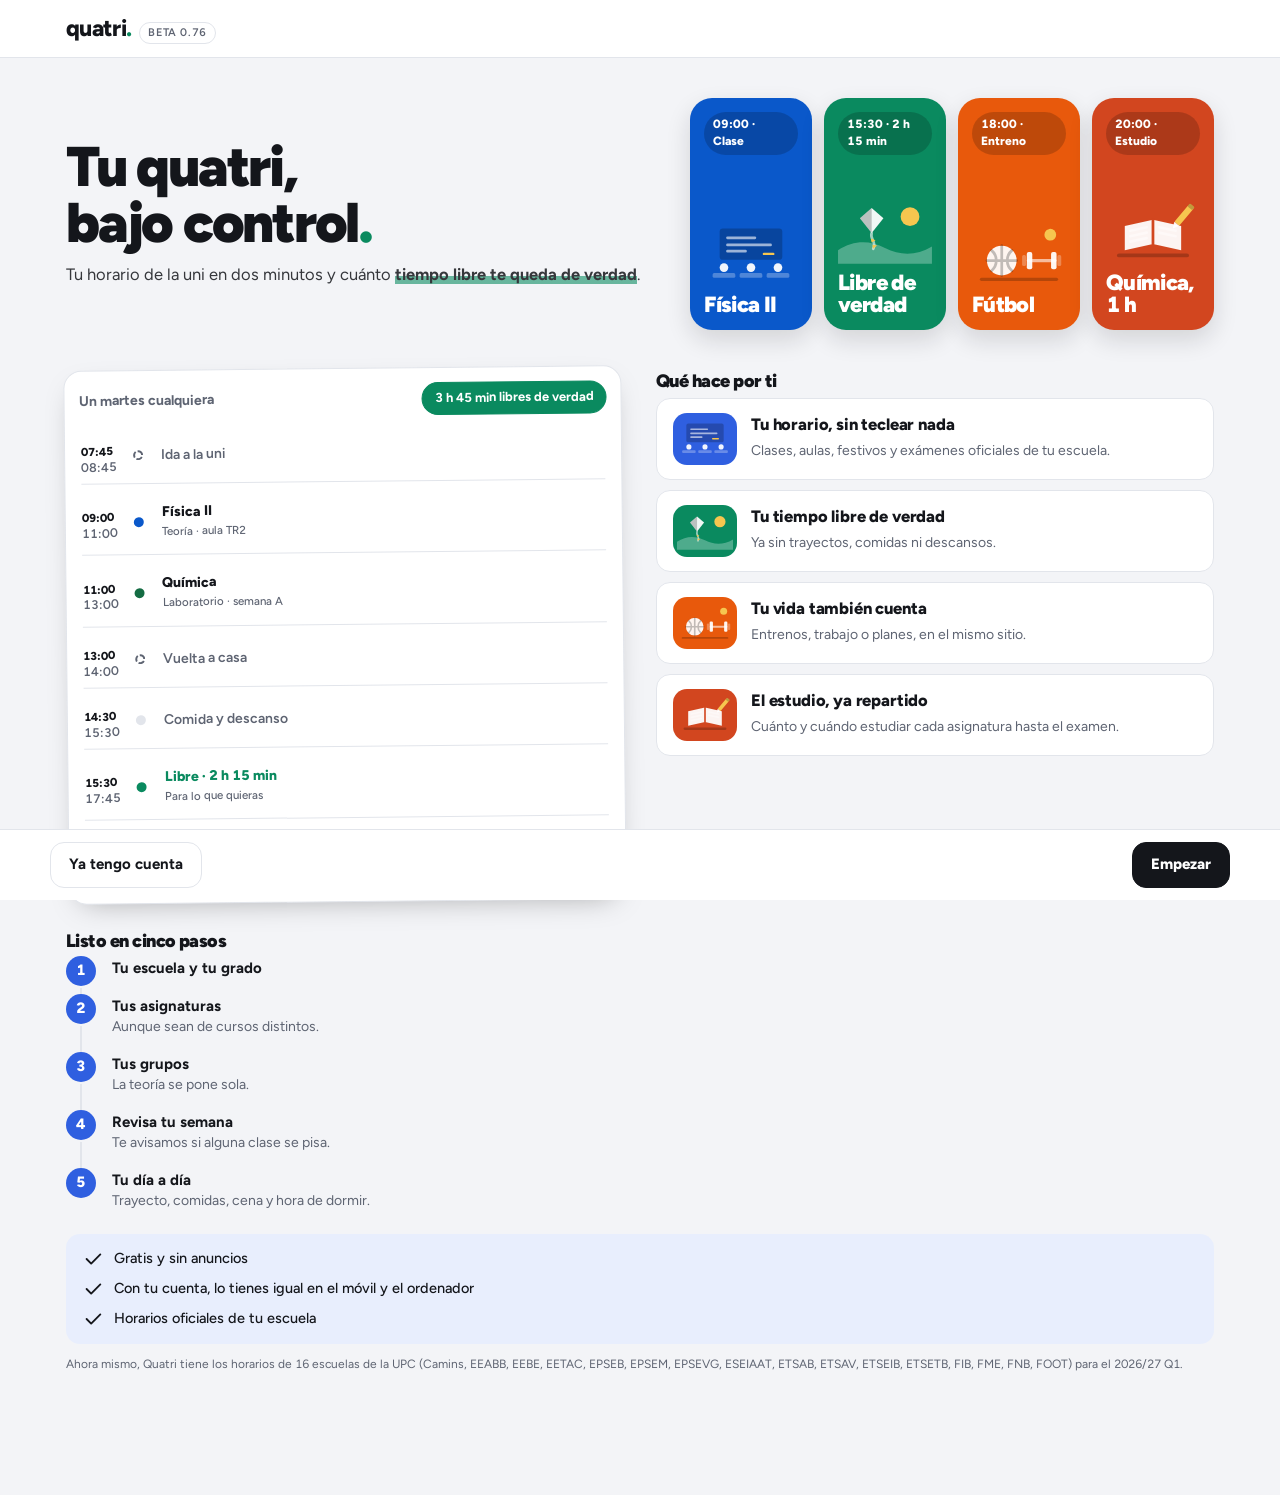
<file: index.html>
<!doctype html>
<html lang="es">
<head>
<meta charset="utf-8">
<meta name="viewport" content="width=device-width,initial-scale=1,viewport-fit=cover">
<title>Quatri</title>
<meta name="description" content="Tu horario de la UPC en dos minutos, tu tiempo libre de verdad y un plan de estudio hasta cada examen. Gratis y sin anuncios.">
<!-- vista previa al compartir el enlace (WhatsApp, Instagram, Telegram...) -->
<meta property="og:type" content="website">
<meta property="og:site_name" content="Quatri">
<meta property="og:locale" content="es_ES">
<meta property="og:title" content="Quatri · tu horario de la UPC y tu tiempo libre de verdad">
<meta property="og:description" content="Monta tu horario en dos minutos, ve cuánto tiempo libre te queda de verdad y organiza el estudio hasta cada examen. Gratis y sin anuncios.">
<meta property="og:url" content="https://gtgianno8.github.io/quatri-app/">
<meta property="og:image" content="https://gtgianno8.github.io/quatri-app/og.png">
<meta property="og:image:width" content="1200">
<meta property="og:image:height" content="630">
<meta property="og:image:alt" content="Quatri: tarjetas de una clase, un rato libre y un entreno">
<meta name="twitter:card" content="summary_large_image">
<meta name="theme-color" content="#F3F4F7" media="(prefers-color-scheme: light)">
<meta name="theme-color" content="#0E1014" media="(prefers-color-scheme: dark)">
<link rel="manifest" href="manifest.webmanifest">
<link rel="icon" href="icon.svg" type="image/svg+xml">
<link rel="apple-touch-icon" href="icon-192.png">
<meta name="apple-mobile-web-app-capable" content="yes">
<meta name="apple-mobile-web-app-status-bar-style" content="default">
<meta name="apple-mobile-web-app-title" content="Quatri">
<link rel="preconnect" href="https://fonts.googleapis.com">
<link rel="preconnect" href="https://fonts.gstatic.com" crossorigin>
<link rel="stylesheet" href="https://fonts.googleapis.com/css2?family=Figtree:wght@400;500;600;700;800;900&display=swap">
<script>
  // aplica el modo elegido (claro/oscuro/automático) antes de pintar, para que no parpadee
  try { const t = (JSON.parse(localStorage.getItem('quatri.v1')) || {}).tema;
    if (t === 'claro') document.documentElement.dataset.theme = 'light';
    else if (t === 'oscuro') document.documentElement.dataset.theme = 'dark'; } catch (e) {}
</script>
<link rel="stylesheet" href="styles.css">
</head>
<body>
<header class="top">
  <div class="top-in">
    <div class="brand"><span>quatri<span class="dot">.</span></span><span class="beta">beta 0.76</span></div>
    <div class="steps" id="steps" aria-label="Progreso"></div>
    <button class="gear" id="gear" aria-label="Ajustes" hidden><svg viewBox="0 0 24 24" width="22" height="22" fill="none" stroke="currentColor" stroke-width="1.8" stroke-linecap="round" stroke-linejoin="round" aria-hidden="true"><path d="M10.325 4.317c.426 -1.756 2.924 -1.756 3.35 0a1.724 1.724 0 0 0 2.573 1.066c1.543 -.94 3.31 .826 2.37 2.37a1.724 1.724 0 0 0 1.065 2.572c1.756 .426 1.756 2.924 0 3.35a1.724 1.724 0 0 0 -1.066 2.573c.94 1.543 -.826 3.31 -2.37 2.37a1.724 1.724 0 0 0 -2.572 1.065c-.426 1.756 -2.924 1.756 -3.35 0a1.724 1.724 0 0 0 -2.573 -1.066c-1.543 .94 -3.31 -.826 -2.37 -2.37a1.724 1.724 0 0 0 -1.065 -2.572c-1.756 -.426 -1.756 -2.924 0 -3.35a1.724 1.724 0 0 0 1.066 -2.573c-.94 -1.543 .826 -3.31 2.37 -2.37c1 .608 2.296 .07 2.572 -1.065z"/><circle cx="12" cy="12" r="3"/></svg></button>
  </div>
</header>
<main id="view" class="view" tabindex="-1"></main>
<div class="toast" id="toast" role="status" hidden></div>
<script type="module" src="app.js"></script>
</body>
</html>
</file>
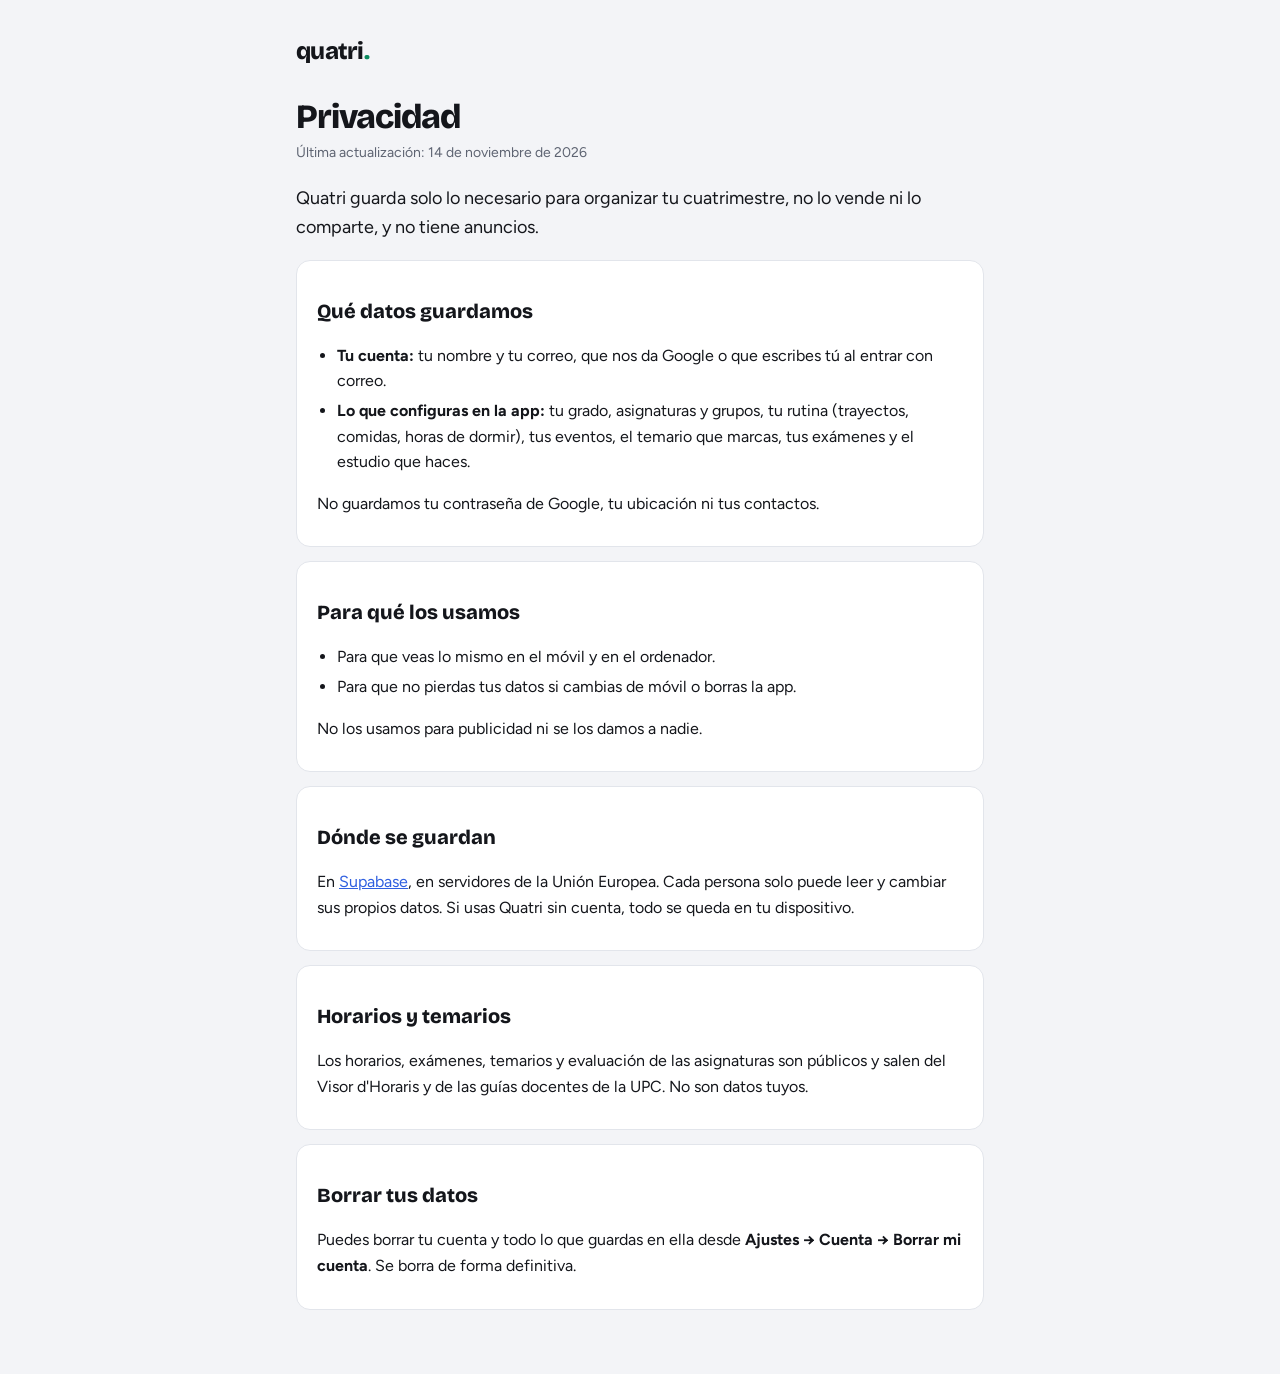
<file: privacidad.html>
<!doctype html>
<html lang="es">
<head>
<meta charset="utf-8">
<meta name="viewport" content="width=device-width,initial-scale=1">
<title>Privacidad · Quatri</title>
<meta name="description" content="Qué datos guarda Quatri, para qué y cómo borrarlos.">
<link rel="icon" href="icon.svg" type="image/svg+xml">
<link rel="preconnect" href="https://fonts.googleapis.com">
<link rel="preconnect" href="https://fonts.gstatic.com" crossorigin>
<link rel="stylesheet" href="https://fonts.googleapis.com/css2?family=Bricolage+Grotesque:opsz,wght@12..96,800&family=Figtree:wght@400;600;700&display=swap">
<style>
  :root{--bg:#F3F4F7;--surface:#FFFFFF;--line:#E2E5EB;--fg:#14161B;--muted:#5E6472;--accent:#2F5FE0;--hi:#0A8A5F}
  @media (prefers-color-scheme:dark){:root{--bg:#0E1014;--surface:#171A20;--line:#2A2F38;--fg:#F2F3F5;--muted:#9AA1AD;--accent:#7D9BFF;--hi:#3CCB93}}
  *{box-sizing:border-box}
  body{margin:0;background:var(--bg);color:var(--fg);font:16px/1.6 "Figtree",system-ui,sans-serif}
  main{max-width:720px;margin:0 auto;padding:32px 16px 64px}
  .brand{font-family:"Bricolage Grotesque",sans-serif;font-weight:800;font-size:24px;letter-spacing:-.03em;color:var(--fg);text-decoration:none}
  .brand span{color:var(--hi)}
  h1{font-family:"Bricolage Grotesque",sans-serif;font-weight:800;font-size:34px;letter-spacing:-.03em;line-height:1.1;margin:28px 0 6px}
  h2{font-family:"Bricolage Grotesque",sans-serif;font-weight:800;font-size:20px;margin:30px 0 6px}
  .date{color:var(--muted);font-size:14px;margin:0 0 20px}
  section{background:var(--surface);border:1px solid var(--line);border-radius:14px;padding:4px 20px 14px;margin-top:14px}
  ul{padding-left:20px}
  li{margin:4px 0}
  a{color:var(--accent)}
  .lead{font-size:18px}
</style>
</head>
<body>
<main>
  <a class="brand" href="./">quatri<span>.</span></a>
  <h1>Privacidad</h1>
  <p class="date">Última actualización: 14 de noviembre de 2026</p>
  <p class="lead">Quatri guarda solo lo necesario para organizar tu cuatrimestre, no lo vende ni lo comparte, y no tiene anuncios.</p>

  <section>
    <h2>Qué datos guardamos</h2>
    <ul>
      <li><b>Tu cuenta:</b> tu nombre y tu correo, que nos da Google o que escribes tú al entrar con correo.</li>
      <li><b>Lo que configuras en la app:</b> tu grado, asignaturas y grupos, tu rutina (trayectos, comidas, horas de dormir), tus eventos, el temario que marcas, tus exámenes y el estudio que haces.</li>
    </ul>
    <p>No guardamos tu contraseña de Google, tu ubicación ni tus contactos.</p>
  </section>

  <section>
    <h2>Para qué los usamos</h2>
    <ul>
      <li>Para que veas lo mismo en el móvil y en el ordenador.</li>
      <li>Para que no pierdas tus datos si cambias de móvil o borras la app.</li>
    </ul>
    <p>No los usamos para publicidad ni se los damos a nadie.</p>
  </section>

  <section>
    <h2>Dónde se guardan</h2>
    <p>En <a href="https://supabase.com/privacy">Supabase</a>, en servidores de la Unión Europea. Cada persona solo puede leer y cambiar sus propios datos. Si usas Quatri sin cuenta, todo se queda en tu dispositivo.</p>
  </section>

  <section>
    <h2>Horarios y temarios</h2>
    <p>Los horarios, exámenes, temarios y evaluación de las asignaturas son públicos y salen del Visor d'Horaris y de las guías docentes de la UPC. No son datos tuyos.</p>
  </section>

  <section>
    <h2>Borrar tus datos</h2>
    <p>Puedes borrar tu cuenta y todo lo que guardas en ella desde <b>Ajustes → Cuenta → Borrar mi cuenta</b>. Se borra de forma definitiva.</p>
  </section>
</main>
</body>
</html>
</file>
<file: styles.css>
/* Quatri · "Ahora": lo que toca ahora ocupa un campo de color, y el día entero va debajo en una lista limpia.
   Fondo neutro frío, tarjetas blancas y un color fuerte por tipo de bloque (clase, academia, estudio, libre, examen).
   Modo claro en :root; oscuro con el del sistema (si no se ha elegido claro) o si se elige "oscuro" en Ajustes. */
:root{
  --bg:#F3F4F7; --surface:#FFFFFF; --surface-2:#ECEEF2; --line:#E2E5EB; --fg:#14161B; --muted:#5E6472;
  --accent:#2F5FE0; --accent-fg:#FFFFFF; --accent-soft:#E8EEFD;
  --ink:#14161B; --ink-fg:#FFFFFF;
  --hi:#0A8A5F; --hi-fg:#FFFFFF;
  --good:#0A8A5F; --good-soft:#E3F4EC; --bad:#C62E2E; --bad-soft:#FBE8E8; --warn:#9A5B00; --warn-soft:#FCF0DC;
  /* campos de color de cada tipo de bloque (texto blanco encima) */
  --k-clase:#2F5FE0; --k-acad:#6E3CE0; --k-estudio:#D2461F; --k-libre:#0A8A5F; --k-examen:#C2255C; --k-rut:#5E6472;
  --s1:#F4A766; --s2:#CDB563; --s3:#6DB592; --s4:#4CC9E6; --s5:#E8838F; --s6:#9B8CF0; --s7:#7FB0E8; --s8:#C9A27E; --s9:#8FC46A; --s10:#E3A1D3;
  --display:"Figtree",system-ui,-apple-system,"Segoe UI",sans-serif;
  --font:"Figtree",system-ui,-apple-system,"Segoe UI",sans-serif;
  /* horas y números: la misma letra de la web, con cifras del mismo ancho para que queden alineadas */
  --mono:"Figtree",system-ui,-apple-system,"Segoe UI",sans-serif;
  --r:14px;
  color-scheme:light;
}
@media (prefers-color-scheme:dark){:root:not([data-theme="light"]){
  --bg:#0E1014; --surface:#171A20; --surface-2:#1F232B; --line:#2A2F38; --fg:#F2F3F5; --muted:#9AA1AD;
  --accent:#7D9BFF; --accent-fg:#0E1014; --accent-soft:#1C2540;
  --ink:#F2F3F5; --ink-fg:#0E1014;
  --hi:#3CCB93; --hi-fg:#0E1014;
  --good:#3CCB93; --good-soft:#12271F; --bad:#FF7A70; --bad-soft:#3A1F1C; --warn:#F2A541; --warn-soft:#33260F;
  --k-rut:#3A404B;
  color-scheme:dark}}
:root[data-theme="dark"]{
  --bg:#0E1014; --surface:#171A20; --surface-2:#1F232B; --line:#2A2F38; --fg:#F2F3F5; --muted:#9AA1AD;
  --accent:#7D9BFF; --accent-fg:#0E1014; --accent-soft:#1C2540;
  --ink:#F2F3F5; --ink-fg:#0E1014;
  --hi:#3CCB93; --hi-fg:#0E1014;
  --good:#3CCB93; --good-soft:#12271F; --bad:#FF7A70; --bad-soft:#3A1F1C; --warn:#F2A541; --warn-soft:#33260F;
  --k-rut:#3A404B;
  color-scheme:dark}
::selection{background:color-mix(in srgb,var(--accent) 28%,transparent)}
input,textarea{caret-color:var(--accent)}
*{box-sizing:border-box}
[hidden]{display:none!important}
html,body{margin:0}
body{background:var(--bg);color:var(--fg);font-family:var(--font);font-size:15px;line-height:1.45;-webkit-font-smoothing:antialiased;font-variant-numeric:tabular-nums}
button,input,select{font:inherit;color:inherit}
button{cursor:pointer}
:focus-visible{outline:2px solid var(--accent);outline-offset:2px}

.top{position:sticky;top:0;z-index:5;background:var(--surface);border-bottom:1px solid var(--line);padding-top:env(safe-area-inset-top,0px)}
.top-in{max-width:960px;margin:0 auto;display:flex;align-items:center;gap:16px;padding:12px max(16px,env(safe-area-inset-right,0px)) 12px max(16px,env(safe-area-inset-left,0px))}
.brand{font-family:var(--display);font-weight:800;font-size:23px;letter-spacing:-.03em;display:flex;align-items:baseline;gap:8px}
.brand .dot{color:var(--hi)}
.beta{font-family:var(--font);font-size:11px;font-weight:600;letter-spacing:.06em;text-transform:uppercase;color:var(--muted);border:1px solid var(--line);border-radius:999px;padding:2px 8px}
.steps{margin-left:auto;display:flex;gap:5px}
.steps i{width:22px;height:5px;border-radius:3px;background:var(--line)}
.steps i.on{background:var(--accent)}

body{overflow-x:hidden}
.view{will-change:transform;touch-action:pan-y;max-width:960px;margin:0 auto;padding:20px max(16px,env(safe-area-inset-right,0px)) calc(110px + env(safe-area-inset-bottom,0px)) max(16px,env(safe-area-inset-left,0px));outline:none}
h1,h2.sec,.curso-head h2,.sheet h2{font-family:var(--display);font-weight:900;letter-spacing:-.03em}
h1{font-size:30px;line-height:1.05;margin:4px 0 6px;text-wrap:balance}
.stat b,.stepper.big output,.freebig b{font-family:var(--display);font-weight:800;letter-spacing:-.02em}
/* tarjeta estrella: horas libres, en amarillo tiza */
.stat.free{background:var(--hi);border-color:var(--hi);color:var(--hi-fg)}
.stat.free b{color:var(--hi-fg)!important;font-size:26px}
.stat.free span{color:var(--hi-fg);opacity:.8;font-weight:600}
.free-pill{background:var(--hi)!important;border-color:var(--hi)!important;color:var(--hi-fg)!important}
.lead{color:var(--muted);margin:0 0 18px;max-width:60ch}

.card{background:var(--surface);border:0;border-radius:20px;padding:16px;box-shadow:0 1px 2px rgb(20 22 27/.04)}
.stack{display:flex;flex-direction:column;gap:12px}
.row{display:flex;gap:10px;flex-wrap:wrap;align-items:center}

/* bottom action bar */
.actions{position:fixed;left:0;right:0;bottom:0;z-index:6;background:var(--surface);border-top:1px solid var(--line);
  padding:12px max(16px,env(safe-area-inset-right,0px)) calc(12px + env(safe-area-inset-bottom,0px)) max(16px,env(safe-area-inset-left,0px))}
.actions-in{max-width:960px;margin:0 auto;display:flex;gap:10px;align-items:center}
.actions .info{font-size:13px;color:var(--muted);margin-right:auto;min-width:0}
.btn{height:46px;padding:0 18px;border-radius:14px;border:1px solid var(--line);background:var(--surface);font-weight:700;white-space:nowrap;transition:background .15s,transform .1s}
.btn:hover{background:var(--surface-2)}
.btn:active{transform:scale(.98)}
.btn.primary{background:var(--ink);color:var(--ink-fg);border-color:var(--ink);font-weight:800}
.btn.primary:hover{background:color-mix(in srgb,var(--ink) 88%,var(--bg))}
.btn.primary:disabled{opacity:.45;cursor:not-allowed}
.btn.small{height:34px;padding:0 12px;font-size:13.5px;border-radius:9px}
.link{background:none;border:0;color:var(--accent);font-weight:500;padding:4px 0}

/* grado list */
.choice{display:flex;align-items:center;gap:12px;width:100%;text-align:left;padding:14px 16px;border:1px solid var(--line);border-radius:var(--r);background:var(--surface)}
.choice:hover{border-color:var(--accent)}
.choice[aria-pressed="true"]{border-color:var(--accent);box-shadow:0 0 0 1px var(--accent);background:var(--accent-soft)}
.choice .code{font-size:13px;color:var(--muted)}
.choice b{font-family:var(--display);font-weight:800;font-size:16px;letter-spacing:-.01em}
.choice b{font-weight:500;display:block}
.fixed{display:flex;gap:10px;flex-wrap:wrap;margin-bottom:16px}
.pill{display:inline-flex;align-items:center;gap:6px;padding:6px 12px;border-radius:999px;background:var(--surface);border:1px solid var(--line);font-size:13px}
.pill b{font-weight:600}

/* subjects */
.search{width:100%;height:44px;border:1px solid var(--line);border-radius:11px;background:var(--surface);padding:0 14px}
.curso{margin-top:18px}
.curso-head{display:flex;align-items:center;gap:10px;margin-bottom:8px}
.curso-head h2{font-size:17px;margin:0}
.curso-head .btn{margin-left:auto}
.subj{display:grid;grid-template-columns:24px 1fr auto;gap:10px;align-items:center;padding:11px 12px;border:1px solid var(--line);border-radius:10px;background:var(--surface);cursor:pointer}
.subj+.subj{margin-top:6px}
.subj input{width:20px;height:20px;accent-color:var(--accent);margin:0}
.subj .nm{min-width:0}
.subj .nm b{font-weight:500;display:block}
.subj .nm small{color:var(--muted);font-size:12px}
.subj .cr{font-family:var(--mono);font-size:12px;color:var(--muted)}
.subj.on{border-color:var(--accent);background:var(--accent-soft)}
details.opt{margin-top:8px}
details.opt summary{cursor:pointer;color:var(--accent);font-weight:500;font-size:14px;padding:6px 0}

/* groups */
.toggle{display:flex;background:var(--surface-2);border-radius:12px;padding:4px;gap:4px;margin-bottom:14px}
.toggle button{flex:1;border:0;background:transparent;border-radius:9px;padding:10px 8px;font-weight:500;font-size:14px;color:var(--muted)}
.toggle button[aria-pressed="true"]{background:var(--surface);color:var(--fg);box-shadow:0 1px 3px rgb(0 0 0/.12)}
.gchips{display:flex;flex-wrap:wrap;gap:8px}
.gchip{min-width:54px;height:44px;padding:0 12px;border-radius:10px;border:1px solid var(--line);background:var(--surface);font-family:var(--mono);font-weight:500}
.gchip[aria-pressed="true"]{background:var(--accent);color:var(--accent-fg);border-color:var(--accent)}
.gsubj{display:grid;grid-template-columns:12px 1fr;gap:12px;align-items:start}
/* punto del color de la asignatura (como en la lista del día), no una franja */
.gsubj .bar{width:12px;height:12px;border-radius:50%;background:var(--c);margin-top:5px}
.gsubj select{width:100%;height:44px;border:1px solid var(--line);border-radius:10px;background:var(--surface);padding:0 10px;margin-top:6px}
.gsubj .sum{font-size:12.5px;color:var(--muted);margin-top:6px;font-family:var(--mono)}
.need{color:var(--warn);font-size:13px;margin-top:4px}

/* week preview */
.legend{display:flex;flex-wrap:wrap;gap:6px 12px;margin:12px 0}
.legend span{display:inline-flex;align-items:center;gap:6px;font-size:12.5px}
.legend i{width:12px;height:12px;border-radius:3px;background:var(--cb);box-shadow:inset 0 0 0 1px var(--c)}
.week{background:var(--surface);border:1px solid var(--line);border-radius:var(--r);overflow:hidden}
.wk-scroll{overflow-x:auto}
.wk{display:grid;grid-template-columns:44px repeat(5,minmax(96px,1fr));min-width:560px}
.wk-h{padding:10px 4px;text-align:center;font-size:12px;font-weight:600;color:var(--muted);border-bottom:1px solid var(--line);border-left:1px solid var(--line)}
.wk-h:first-child{border-left:0}
.wk-hours{position:relative}
.wk-hours span{position:absolute;right:6px;transform:translateY(-50%);font-family:var(--mono);font-size:10.5px;color:var(--muted)}
.wk-col{position:relative;border-left:1px solid var(--line);background-image:repeating-linear-gradient(to bottom,var(--line) 0 1px,transparent 1px var(--hpx))}
.blk{position:absolute;border-radius:7px;padding:3px 6px;font-size:11.5px;line-height:1.2;overflow:hidden;background:var(--cb);color:#1E2530}
.blk b{display:block;font-weight:600}
.blk small{display:block;font-family:var(--mono);font-size:10px;color:#3D4654;white-space:nowrap;overflow:hidden;text-overflow:ellipsis}
.blk .ab{position:absolute;top:3px;right:4px;font-family:var(--mono);font-size:9.5px;font-weight:600;background:#FFFFFFCC;color:#1E2530;border-radius:4px;padding:0 3px}
.blk.clash{outline:2px solid var(--bad);outline-offset:-2px}
.notice{border-radius:10px;padding:12px 14px;font-size:14px}
.notice.bad{background:var(--bad-soft);color:var(--fg);border:1px solid color-mix(in srgb,var(--bad) 40%,transparent)}
.notice.good{background:var(--good-soft);border:1px solid color-mix(in srgb,var(--good) 40%,transparent)}
.notice.warn{background:var(--warn-soft);border:1px solid color-mix(in srgb,var(--warn) 40%,transparent)}
.notice ul{margin:6px 0 0;padding-left:18px}

.stats{display:grid;grid-template-columns:repeat(auto-fit,minmax(140px,1fr));gap:10px}
.stat{background:var(--surface);border:1px solid var(--line);border-radius:var(--r);padding:12px 14px}
.stat b{display:block;font-size:22px;font-weight:600}
.stat span{font-size:12.5px;color:var(--muted)}

/* rutina */
.fields{display:grid;grid-template-columns:repeat(auto-fit,minmax(min(220px,100%),1fr));gap:12px}
.card{min-width:0;overflow:hidden}
.field{display:flex;flex-direction:column;gap:5px;font-size:13.5px;color:var(--muted);font-weight:500;min-width:0}
.field input,.field select{height:44px;border:1px solid var(--line);border-radius:10px;background:var(--surface-2);padding:0 12px;color:var(--fg);font-size:16px;width:100%;max-width:100%;min-width:0;display:block}
/* iPhone: los campos de hora tienen un ancho mínimo propio que se sale de la tarjeta; se quita */
.field input[type="time"],.field input[type="date"]{-webkit-appearance:none;appearance:none;text-align:left;line-height:44px}
.field input[type="time"]::-webkit-date-and-time-value,.field input[type="date"]::-webkit-date-and-time-value{text-align:left}
.field small,.hint{font-size:12px;color:var(--muted);font-weight:400}
.check{display:flex;align-items:center;gap:10px;font-size:14.5px}
.check input{width:20px;height:20px;accent-color:var(--accent)}

/* tu día */
.dayhead{display:grid;grid-template-columns:44px 1fr 44px;align-items:center;gap:8px;margin-bottom:14px}
.dayhead .dh{text-align:center;display:flex;flex-direction:column;align-items:center}
.dsub{margin:2px 0 0;font-size:14px;color:var(--muted);font-weight:700}
.card-t{font-family:var(--display);font-size:17px;font-weight:800;letter-spacing:-.015em;margin:0;color:var(--fg)}
.demo-t{font-size:14px;color:var(--muted);font-weight:700}
.dayhead h1{font-size:24px;margin:0}
.todaybtn{margin-top:6px;height:32px;padding:0 14px;border-radius:999px;border:1px solid var(--accent);background:var(--accent-soft);color:var(--accent);font-size:13px;font-weight:600}
.icon{width:44px;height:44px;border-radius:50%;border:0;background:var(--surface);font-size:22px;line-height:1;box-shadow:0 1px 2px rgb(20 22 27/.06)}
.stat.free b{color:var(--good)}
/* Hoy: cabecera, semana, tarjeta de ahora y el día en lista */
.ico{width:22px;height:22px;fill:none;stroke:currentColor;stroke-width:2;stroke-linecap:round;stroke-linejoin:round;flex:none}
.hoyhead{display:flex;justify-content:space-between;align-items:flex-end;gap:12px}
.hoyhead>div{min-width:0}
.hoyhead h1{font-size:34px;margin:0}
.hoyhead p{margin:2px 0 0;color:var(--muted);font-weight:600;font-size:14.5px;white-space:nowrap;overflow:hidden;text-overflow:ellipsis}
.hoyhead .todaybtn{flex:none;margin:0 0 2px}
.dstrip{display:grid;grid-template-columns:repeat(7,1fr);gap:4px;margin:12px -4px 14px}
.ds{border:0;background:transparent;border-radius:14px;padding:6px 0 7px;display:flex;flex-direction:column;align-items:center;gap:1px;color:var(--muted);font-size:12px;font-weight:700}
.ds b{font-size:17px;font-weight:800;color:var(--fg)}
.ds.today b{color:var(--accent)}
.ds.on{background:var(--ink);color:var(--ink-fg)}
.ds.on b{color:var(--ink-fg)}
.nowcard{position:relative;background:var(--k);color:#fff;border-radius:26px;padding:20px 86px 0 20px;overflow:hidden;cursor:pointer;min-height:300px;display:flex;flex-direction:column;
  box-shadow:0 12px 28px -14px color-mix(in srgb,var(--k) 70%,transparent);animation:ncIn .45s cubic-bezier(.16,1,.3,1)}
@keyframes ncIn{from{transform:translateY(10px) scale(.985);opacity:.4}to{transform:none;opacity:1}}
.nowcard h2{font-size:36px;font-weight:900;letter-spacing:-.035em;line-height:1;margin:6px 0 0;text-wrap:balance;overflow-wrap:anywhere}
.nc-meta{margin:10px 0 0;font-size:15px;font-weight:600;color:rgb(255 255 255/.88)}
.nc-left{margin:auto 0 0;padding-top:16px;display:flex;align-items:baseline;gap:8px;flex-wrap:wrap}
.nc-left b{font-size:48px;font-weight:900;letter-spacing:-.035em;line-height:1}
.nc-left span{font-size:16px;font-weight:700;color:rgb(255 255 255/.88)}
.nc-bar{margin:12px 0 0;height:5px;border-radius:3px;background:rgb(255 255 255/.28)}
.nc-bar i{display:block;height:100%;background:#fff;border-radius:3px}
.nowcard>.nc-bar:last-child,.nowcard>.nc-left:last-child{margin-bottom:20px}
.nc-rail{position:absolute;right:14px;top:18px;display:flex;flex-direction:column;gap:12px}
.nc-rail button,.fd-rail button{border:0;background:none;color:#fff;display:flex;flex-direction:column;align-items:center;gap:4px;font-size:11.5px;font-weight:800;padding:0}
.nc-rail button .ico,.fd-rail button .ico{width:48px;height:48px;padding:13px;border-radius:50%;background:rgb(255 255 255/.2);transition:background .15s,transform .1s}
.nc-rail button:hover .ico,.fd-rail button:hover .ico{background:rgb(255 255 255/.32)}
.nc-rail button:active .ico,.fd-rail button:active .ico{transform:scale(.92)}
.nc-next{display:flex;align-items:center;gap:8px;margin:18px -86px 0 -20px;padding:0 20px;height:56px;border:0;background:color-mix(in srgb,var(--k) 78%,#0B0D12);color:#fff;text-align:left;font-size:15.5px}
.nc-dot{width:10px;height:10px;border-radius:50%;flex:none;box-shadow:0 0 0 2px rgb(255 255 255/.85)}
.nc-next small{font-size:13px;font-weight:700;color:rgb(255 255 255/.75)}
.nc-next b{flex:1;min-width:0;font-weight:800;white-space:nowrap;overflow:hidden;text-overflow:ellipsis}
.nc-next .ico{width:20px;height:20px}
.daysum{display:grid;grid-template-columns:1.25fr 1fr 1fr;gap:10px;margin:16px 4px 12px;font-size:13px;font-weight:700;color:var(--muted);line-height:1.2}
.daysum span{min-width:0}
.daysum b{display:block;font-size:19px;font-weight:900;color:var(--fg);letter-spacing:-.02em;white-space:nowrap}
.daysum .l b{color:var(--good)}
.hoy-main>.notice,.hoy-main>.allday{margin:0 0 10px}
.feedbtn{width:100%;display:flex;align-items:center;justify-content:center;gap:8px;margin-bottom:10px}
.timeline{list-style:none;margin:0;padding:4px 16px;display:flex;flex-direction:column;background:var(--surface);border-radius:22px;box-shadow:0 1px 2px rgb(20 22 27/.04)}
.it{display:grid;grid-template-columns:46px 12px minmax(0,1fr) auto;gap:12px;align-items:center;min-height:56px;padding:8px 0;border-bottom:1px solid var(--line);cursor:pointer}
.it:last-child{border-bottom:0}
.it .t{font-size:14.5px;font-weight:800;line-height:1.2;color:var(--fg)}
.it .t small{display:block;color:var(--muted);font-size:12.5px;font-weight:600}
.it .dot{width:12px;height:12px;border-radius:50%;background:var(--c)}
.it .n{min-width:0}
.it .n b{display:block;font-weight:700;font-size:16px;line-height:1.2}
.it .n small{display:block;color:var(--muted);font-size:13px;margin-top:2px;font-weight:500}
.it .du{font-size:13px;font-weight:700;color:var(--muted);white-space:nowrap}
.it.clase .n b,.it.examen .n b,.it.plan .n b{font-weight:800}
.it.examen .dot{box-shadow:0 0 0 3px color-mix(in srgb,var(--c) 30%,transparent)}
.it.plan .dot{background:var(--surface);box-shadow:inset 0 0 0 3px var(--c)}
.it.trayecto .dot{background:none;border:2px dashed var(--muted)}
.it.rutina .dot,.it.noche .dot{background:var(--line)}
.it.rutina .n b,.it.trayecto .n b,.it.noche .n b{font-weight:600;color:var(--muted);font-size:15px}
.it.libre .n b{color:var(--good);font-weight:800}
.it.libre .dot{background:var(--good)}
.it.mod .t{color:var(--warn)}
.it.cur{background:var(--accent-soft);margin:0 -16px;padding-left:16px;padding-right:16px;border-radius:14px;border-bottom-color:transparent}

/* el día a pantalla completa (una cosa por pantalla, como un reel) */
/* --gx: margen lateral; en ordenador el contenido se queda en una columna centrada de 680px */
.feed{position:fixed;inset:0;z-index:40;background:#000;color:#fff;--gx:max(22px,calc((100vw - 680px) / 2))}
.fd-top{position:absolute;top:0;left:0;right:0;z-index:2;display:flex;justify-content:space-between;align-items:center;padding:calc(14px + env(safe-area-inset-top,0px)) calc(var(--gx) - 6px) 0;font-size:14px;font-weight:700;pointer-events:none}
.fd-top span{background:rgb(0 0 0/.22);padding:7px 12px;border-radius:99px}
.fd-clock{font-weight:900;font-variant-numeric:tabular-nums;letter-spacing:-.01em}
.fd-x{pointer-events:auto;width:42px;height:42px;border-radius:50%;border:0;background:rgb(0 0 0/.22);color:#fff;display:grid;place-items:center}
.fd-prog{position:absolute;left:calc(var(--gx) - 6px);right:calc(var(--gx) - 6px);top:calc(66px + env(safe-area-inset-top,0px));z-index:2;display:flex;gap:3px;pointer-events:none}
.fd-prog i{flex:1;height:4px;border-radius:2px;background:rgb(255 255 255/.35);transition:background .2s}
.fd-prog i.d{background:#fff}
.fd-scroll{height:100%;overflow-y:auto;scroll-snap-type:y mandatory;overscroll-behavior:contain;scrollbar-width:none}
.fd-scroll::-webkit-scrollbar{display:none}
/* cada pantalla: arriba la barra, en medio el dibujo (ocupa todo el hueco que queda) y abajo el texto */
.fd-item{position:relative;height:100dvh;height:100vh;height:100dvh;scroll-snap-align:start;scroll-snap-stop:always;background:var(--k);overflow:hidden;
  display:flex;flex-direction:column;padding:calc(90px + env(safe-area-inset-top,0px)) var(--gx) calc(132px + env(safe-area-inset-bottom,0px))}
.fd-ill{flex:1 1 0;min-height:0;width:calc(100% + 28px);margin:6px -14px 22px}
.fd-ill .a,.ill .a{fill:rgb(255 255 255/.94)}.fd-ill .b,.ill .b{fill:rgb(255 255 255/.6)}.fd-ill .c,.ill .c{fill:rgb(255 255 255/.28)}.fd-ill .d,.ill .d{fill:rgb(0 0 0/.22)}.fd-ill .y,.ill .y{fill:#F6C64F}
.fd-ill [class^="s"],.ill [class^="s"]{fill:none;stroke-width:7;stroke-linecap:round;stroke-linejoin:round}
.fd-ill .sa,.ill .sa{stroke:rgb(255 255 255/.94)}.fd-ill .sb,.ill .sb{stroke:rgb(255 255 255/.6)}.fd-ill .sc,.ill .sc{stroke:rgb(255 255 255/.4)}.fd-ill .sd,.ill .sd{stroke:rgb(0 0 0/.24)}.fd-ill .sy,.ill .sy{stroke:#F6C64F}.fd-ill .sk,.ill .sk{stroke:var(--k)}
.notice.cambio{display:flex;align-items:center;gap:12px;flex-wrap:wrap;justify-content:space-between;margin:0 0 14px}
.notice.cambio span{flex:1 1 220px}
.escban{display:flex;align-items:center;gap:14px;background:var(--accent);color:#fff;border-radius:20px;padding:12px 16px 12px 12px;margin:0 0 14px;--k:var(--accent)}
.escban .ill{width:120px;height:80px;flex:none}
.escban b{display:block;font-family:var(--display);font-size:22px;font-weight:900;letter-spacing:-.02em;line-height:1.05}
.escban span{font-size:14px;font-weight:600;opacity:.9}
.fd-body{flex:none;margin-right:76px}
.fd-when{margin:0;display:inline-block;background:rgb(0 0 0/.18);padding:6px 11px;border-radius:99px;font-size:13.5px;font-weight:800}
.fd-item h2{font-size:clamp(40px,12vw,64px);font-weight:900;letter-spacing:-.035em;line-height:.95;margin:14px 0 0;text-wrap:balance;overflow-wrap:anywhere}
.fd-sub{margin:12px 0 0;font-size:16px;font-weight:600;color:rgb(255 255 255/.9)}
.fd-rail{position:absolute;right:calc(var(--gx) - 6px);bottom:calc(136px + env(safe-area-inset-bottom,0px));display:flex;flex-direction:column;gap:16px}
.fd-rail button .ico{width:54px;height:54px;padding:15px;background:rgb(0 0 0/.16)}
.fd-peek{position:absolute;left:0;right:0;bottom:0;height:calc(96px + env(safe-area-inset-bottom,0px));padding:16px var(--gx) env(safe-area-inset-bottom,0px);border:0;border-radius:26px 26px 0 0;
  background:var(--k);color:#fff;text-align:left;display:grid;grid-template-columns:1fr auto;grid-template-rows:auto auto;align-content:start;column-gap:12px;
  box-shadow:0 -10px 30px rgb(0 0 0/.18)}
.fd-peek small{font-size:13px;font-weight:700;color:rgb(255 255 255/.8)}
.fd-peek b{grid-column:1;font-size:22px;font-weight:900;letter-spacing:-.02em;white-space:nowrap;overflow:hidden;text-overflow:ellipsis}
.fd-peek .ico{grid-column:2;grid-row:1/3;align-self:center;width:24px;height:24px}
.fd-end{position:absolute;left:0;right:0;bottom:calc(40px + env(safe-area-inset-bottom,0px));margin:0;text-align:center;font-size:14px;font-weight:700;color:rgb(255 255 255/.85)}
@media (prefers-reduced-motion:reduce){.nowcard{animation:none}.fd-scroll{scroll-behavior:auto}}

/* pestañas */
.tabs{display:grid;grid-template-columns:repeat(3,1fr);gap:4px;width:100%}
.tabs button{border:0;background:transparent;border-radius:12px;padding:4px 4px;display:flex;flex-direction:column;align-items:center;gap:2px;font-size:12px;font-weight:700;color:var(--muted)}
.tabs button .ico{width:23px;height:23px}
.tabs .side-only{display:none}
/* barra de abajo más fina cuando son las pestañas (no en los botones del alta) */
body.has-side #actions{padding-top:6px;padding-bottom:calc(6px + env(safe-area-inset-bottom,0px))}
/* Ajustes: engranaje arriba a la derecha */
.gear{margin-left:8px;width:40px;height:40px;border-radius:12px;border:1px solid var(--line);background:var(--surface);color:var(--muted);font-size:20px;line-height:1;display:grid;place-items:center}
body.has-side .fab{bottom:calc(68px + env(safe-area-inset-bottom,0px))}
body.has-side .toast{bottom:calc(66px + env(safe-area-inset-bottom,0px))}
body.has-side .view{padding-bottom:calc(88px + env(safe-area-inset-bottom,0px))}
.gear[aria-current="page"]{color:var(--accent);background:var(--accent-soft);border-color:transparent}
.tabs button[aria-current="page"]{color:var(--fg)}
.tabs button[aria-current="page"] .ico{stroke-width:2.4}

/* estudio */
h2.sec{font-size:18px;margin:22px 0 4px}
.stepper{display:inline-flex;align-items:center;border:1px solid var(--line);border-radius:11px;overflow:hidden;background:var(--surface);flex:none}
.stepper button{width:38px;height:38px;border:0;background:var(--surface-2);font-size:20px;line-height:1}
.stepper output{min-width:64px;text-align:center;font-family:var(--mono);font-weight:500;font-size:14px}
.stepper.big{align-self:flex-start}
.stepper.big button{width:48px;height:48px;font-size:24px}
.stepper.big output{min-width:96px;font-size:20px;font-weight:600}
.subjplan{display:flex;flex-direction:column;gap:10px}
.sp-head{display:grid;grid-template-columns:6px 1fr auto;gap:12px;align-items:center}
.sp-head .bar{width:6px;align-self:stretch;border-radius:3px;background:var(--c)}
.sp-name{min-width:0}
.sp-name b{display:block;font-weight:600;line-height:1.25}
.sp-name small{color:var(--muted);font-size:12px}
.levels{display:flex;flex-wrap:wrap;gap:6px}
.levels button{height:34px;padding:0 12px;border-radius:999px;border:1px solid var(--line);background:var(--surface);font-size:13px}
.levels button[aria-pressed="true"]{background:var(--cb);color:#1E2530;border-color:var(--c);font-weight:600}
.hint.urg{color:var(--warn)}
@media (max-width:380px){.sp-head{grid-template-columns:6px 1fr}.sp-head .stepper{grid-column:2}}

/* calendario */
.seg2{display:flex;background:var(--surface-2);border-radius:12px;padding:4px;gap:4px;margin-bottom:12px}
.seg2 button{flex:1;border:0;background:transparent;border-radius:9px;height:36px;font-weight:500;font-size:14px;color:var(--muted)}
.seg2 button[aria-pressed="true"]{background:var(--surface);color:var(--fg);box-shadow:0 1px 3px rgb(0 0 0/.12)}
.calbar{display:flex;align-items:center;justify-content:space-between;gap:10px;flex-wrap:wrap;margin-bottom:10px}
.free-pill{background:var(--good-soft);border-color:color-mix(in srgb,var(--good) 45%,transparent);color:var(--good)}
.check.small{font-size:13.5px}
.check.small input{width:18px;height:18px}
.cweek{background:var(--surface);border:1px solid var(--line);border-radius:var(--r);overflow:hidden;position:relative}
.cgrid{display:grid;grid-template-columns:30px repeat(7,minmax(0,1fr))}
.chead-row{border-bottom:1px solid var(--line);position:sticky;top:0}
.chead{display:flex;flex-direction:column;align-items:center;padding:6px 1px 5px;cursor:pointer;min-width:0}
.chead span{font-size:10.5px;color:var(--muted);font-weight:600;text-transform:uppercase;letter-spacing:.04em}
.chead b{font-size:16px;font-weight:600;line-height:1.3;min-width:26px;text-align:center;border-radius:8px}
.chead small{font-family:var(--mono);font-size:9.5px;color:var(--good);white-space:nowrap}
.chead.is-today b{background:var(--accent);color:var(--accent-fg)}
.cbody{position:relative}
.chours{position:relative}
.chours span{position:absolute;right:4px;transform:translateY(-50%);font-family:var(--mono);font-size:10px;color:var(--muted)}
.ccol{position:relative;border-left:1px solid var(--line);cursor:pointer;min-width:0;
  background-image:repeating-linear-gradient(to bottom,color-mix(in srgb,var(--line) 70%,transparent) 0 1px,transparent 1px var(--hpx))}
.ccol.we{background-color:color-mix(in srgb,var(--surface-2) 55%,transparent)}
.ccol.nolect{background-color:color-mix(in srgb,var(--warn-soft) 60%,transparent)}
.ccol.is-today{background-color:color-mix(in srgb,var(--accent-soft) 45%,transparent)}
.cblk{position:absolute;left:2px;right:2px;border-radius:5px;overflow:hidden;font-size:10.5px;line-height:1.15;padding:2px 3px}
.cblk.clase,.cblk.examen{background:var(--cb);color:#1E2530;z-index:2}
.cblk.examen{box-shadow:inset 0 0 0 2px var(--c)}
.cblk b{display:block;font-weight:700;font-size:10.5px}
.cblk small{display:block;font-size:9px;color:#3D4654}
.cblk.libre{background:color-mix(in srgb,var(--good-soft) 85%,transparent);border:1px dashed color-mix(in srgb,var(--good) 55%,transparent);color:var(--good);padding:1px 2px;z-index:1}
.cblk.libre b{font-size:9.5px;font-weight:700}
.cblk.libre small{font-family:var(--mono);font-size:9px;color:var(--good)}
.cblk.rut{background:var(--surface-2);z-index:1;padding:1px 2px;color:var(--muted)}
.cblk.rut b{font-size:9px;font-weight:600;white-space:nowrap;overflow:hidden;line-height:1.1;letter-spacing:-.01em}
@media (min-width:600px){.cblk.libre b,.cblk.rut b{font-size:10.5px}.cblk.libre small{font-size:10px}}
.mtag{font-size:9px;font-weight:600;color:var(--warn);background:var(--surface);border-radius:4px;padding:0 3px;align-self:flex-start;white-space:nowrap;overflow:hidden;max-width:100%}
.cblk.rut.trayecto{background:var(--surface);box-shadow:inset 0 0 0 1px var(--line);outline:1px dashed color-mix(in srgb,var(--muted) 55%,transparent);outline-offset:-1px}
.cblk.rut.noche{background:color-mix(in srgb,var(--surface-2) 60%,var(--bg))}
.cnow{position:absolute;height:2px;background:var(--bad);z-index:3;pointer-events:none}
.it{position:relative}
/* exámenes propios y cuánto prepararte */
.seg2.four button{height:auto;min-height:40px;padding:5px 2px;font-size:12.5px;line-height:1.15;display:flex;flex-direction:column;align-items:center;justify-content:center}
.seg2.four button small{font-size:10.5px;color:var(--muted);font-weight:400;margin-top:1px}
.exrow{display:flex;align-items:center;gap:12px;width:100%;text-align:left;padding:10px 12px;border-radius:12px;border:1px solid var(--line);
  background:var(--surface);color:var(--fg)}
.exrow .md{font-family:var(--mono);font-size:12.5px;min-width:62px;color:var(--muted)}
.exrow span:nth-child(2){flex:1;min-width:0}
.exrow b{display:block;font-weight:700}
.exrow small{display:block;color:var(--muted);font-size:12.5px}
.exrow:not([data-exid]){cursor:default}
.exrow.past{opacity:.5}
/* notas de la asignatura */
.nota-row{display:flex;align-items:center;gap:12px;padding:8px 8px 8px 12px;border-radius:12px;border:1px solid var(--line);background:var(--surface);border-left:4px solid var(--c)}
.nota-row>span{flex:1;min-width:0}
.nota-row b{display:block;font-weight:700;overflow-wrap:anywhere}
.nota-row small{display:block;color:var(--muted);font-size:12.5px}
.nota-in{width:64px;height:44px;flex:none;text-align:center;font-family:var(--mono);font-size:16px;border:1px solid var(--line);border-radius:10px;background:var(--surface-2);color:var(--fg)}
.np-row{display:flex;align-items:center;gap:8px}
.np-row input{height:44px;border:1px solid var(--line);border-radius:10px;background:var(--surface-2);padding:0 10px;color:var(--fg);font-size:16px}
.np-row [data-pn]{flex:1;min-width:0}
.np-p{display:flex;align-items:center;gap:4px;flex:none;color:var(--muted)}
.np-p input{width:58px;text-align:center;font-family:var(--mono)}
.finalmodo{margin-top:8px}
.xtemas{display:flex;flex-direction:column;gap:6px;max-height:220px;overflow:auto;padding:8px 10px;border:1px solid var(--line);border-radius:10px}
.xtemas .check{font-size:14px}
/* ---------- ordenador y pantallas grandes ---------- */
.side-brand,.desk-only{display:none}
.est-grid{display:flex;flex-direction:column;gap:12px;margin-top:12px}
.next-ex{flex-direction:column;gap:10px;margin-top:12px}
.nx{display:flex;align-items:center;gap:10px;font-size:13.5px}
.nx i{width:12px;height:12px;border-radius:50%;background:var(--c);flex:none}
.nx span:nth-of-type(1){flex:1;min-width:0}
.nx b{display:block;font-weight:700}
.nx small{display:block;color:var(--muted);font-size:12px;white-space:nowrap;overflow:hidden;text-overflow:ellipsis}
.nx-d{font-family:var(--mono);font-size:12.5px;text-align:right;white-space:nowrap}
@media (min-width:1024px){
  .desk-only{display:flex}
  /* menú lateral en vez de la barra de abajo */
  body.has-side{padding-left:232px}
  body.has-side .top{display:none}
  body.has-side #actions{top:0;bottom:0;left:0;right:auto;width:232px;border-top:0;border-right:1px solid var(--line);padding:22px 14px}
  body.has-side .actions-in{max-width:none;height:100%;align-items:stretch}
  body.has-side .tabs{display:flex;flex-direction:column;gap:4px}
  body.has-side .side-brand{display:flex;align-items:baseline;gap:8px;padding:0 10px 22px;font-family:var(--display);font-weight:800;font-size:26px;letter-spacing:-.03em;color:var(--fg)}
  body.has-side .side-brand .dot{color:var(--hi)}
  body.has-side .tabs button{flex-direction:row;justify-content:flex-start;gap:12px;padding:11px 12px;font-size:15px}
  body.has-side .tabs button[aria-current="page"]{background:var(--surface-2)}
  body.has-side .tabs .side-only{display:flex;margin-top:auto}
  body.has-side #actions{padding:22px 14px}
  body.has-side .view{max-width:1240px;padding:32px 40px 64px}
  body.has-side .fab{bottom:32px;right:36px}
  body.has-side .toast{bottom:32px;left:calc(50% + 116px)}
  /* Hoy: el día a la izquierda, las cifras y los exámenes en una columna a la derecha */
  .hoy-grid{display:grid;grid-template-columns:minmax(0,1fr) 340px;gap:28px;align-items:start;margin-top:8px}
  .hoy-side{order:2;position:sticky;top:24px;display:flex;flex-direction:column}
  .hoy-side .stats{grid-template-columns:1fr 1fr}
  .hoy-side .stat.free{grid-column:1/-1}
  .hoy-main .timeline{margin-top:0}
  /* Estudio: asignaturas en dos columnas */
  .est-grid{display:grid;grid-template-columns:repeat(2,minmax(0,1fr));align-items:start}
  #adv{display:grid;grid-template-columns:repeat(2,minmax(0,1fr));gap:12px;align-items:start}
  #adv[hidden]{display:none}
  #adv>section:last-child{grid-column:1/-1}
  /* bienvenida: titular y ejemplo lado a lado */
  .welcome-top{display:grid;grid-template-columns:1.1fr 1fr;gap:48px;align-items:center;margin-bottom:12px}
  .view:has(.welcome-top){max-width:1180px}
  .top-in,.actions-in{max-width:1180px}
  .view{max-width:1180px}
  .feats{grid-template-columns:repeat(2,minmax(0,1fr))}
}
@media (min-width:1400px){ .est-grid{grid-template-columns:repeat(3,minmax(0,1fr))} }

/* entrar / cuenta */
.gbtn{display:flex;align-items:center;justify-content:center;gap:10px;width:100%;font-weight:600;background:var(--surface);border:1px solid var(--line)}
.gbtn .g{display:grid;place-items:center;width:22px;height:22px;border-radius:50%;background:#fff;color:#4285F4;font-weight:800;font-family:Arial,sans-serif;box-shadow:0 0 0 1px #DADCE0}
.or{display:flex;align-items:center;gap:10px;color:var(--muted);font-size:13px}
.or::before,.or::after{content:"";flex:1;height:1px;background:var(--line)}
.cuenta .row{gap:8px}

/* estudio simplificado */
.est-sum{display:flex;flex-direction:column;gap:6px}
.est-big{display:flex;align-items:baseline;gap:8px}
.est-big b{font-family:var(--display);font-weight:800;font-size:34px;letter-spacing:-.03em}
.est-big span{color:var(--muted);font-weight:600}
.sp-h{font-family:var(--mono);font-size:15px;white-space:nowrap;align-self:center}
.adj-btn{width:100%;margin-top:14px}
#adv{margin-top:10px}
.adj-row{display:flex;align-items:center;gap:10px;padding-top:8px}
.adj-row .dot-c{width:10px;height:10px;border-radius:3px;background:var(--c);flex:none}
.adj-n{flex:1;min-width:0;font-weight:700}
.adj-n small{display:block;font-weight:400;color:var(--muted);font-size:12px;white-space:nowrap;overflow:hidden;text-overflow:ellipsis}
.adj-sub{font-size:12.5px;color:var(--muted);padding:2px 0 6px 20px;border-bottom:1px solid var(--line)}
.btn.small{height:34px;padding:0 12px;font-size:13.5px}
/* estudio por días */
.est-top{display:flex;flex-direction:column;gap:8px;margin:4px 0 6px}
.est-prog{display:flex;align-items:center;gap:10px}
.est-prog .pbar{flex:1;margin:0}
.est-prog span{color:var(--muted);font-weight:600;font-size:14px;white-space:nowrap}
.elist{display:flex;flex-direction:column;gap:8px}
.eday{font-weight:700;font-size:15px;color:var(--muted);margin:14px 0 2px}
.eday.hoy{color:var(--fg)}
.erow{display:flex;align-items:center;gap:10px}
.eck{width:30px;height:30px;border-radius:50%;border:2px solid var(--line);background:transparent;flex:none;display:grid;place-items:center;font-weight:800;font-size:15px;color:var(--fg)}
.eck{position:relative}
.eck::before{content:"";position:absolute;inset:-8px} /* zona táctil de 46 px aunque el círculo mida 30 */
.eck:hover{border-color:var(--c)}
.eck.on{background:var(--c);border-color:var(--c);color:#fff}
.emain,.asrow{flex:1;min-width:0;display:flex;align-items:center;gap:10px;padding:13px 14px;border-radius:14px;border:1px solid var(--line);background:var(--surface);color:var(--fg);text-align:left;font-size:16px}
.emain b,.asn b{flex:1;min-width:0;font-weight:600;white-space:nowrap;overflow:hidden;text-overflow:ellipsis}
.emain .dot,.asrow .dot{width:12px;height:12px;border-radius:50%;background:var(--c);flex:none}
.eh{font-family:var(--mono);font-size:14px;color:var(--muted);white-space:nowrap}
.emain .asn small{font-family:var(--mono);font-size:13px}
.erow.ok .emain b{color:var(--muted);text-decoration:line-through;text-decoration-thickness:1px}
.erow.past .emain{opacity:.5}
.asn{flex:1;min-width:0;display:flex;flex-direction:column}
.asn small{color:var(--muted);font-size:13px}
.asrow.off{opacity:.55}
.est-cambiar{width:100%;margin-top:16px}
[data-niv]{display:flex;flex-direction:column;align-items:center;gap:2px;padding-top:8px;padding-bottom:8px;height:auto}
[data-niv] small{display:block;font-size:12.5px;font-weight:500;color:var(--muted)}
/* temario */
.tplan{margin-top:10px;padding-top:10px;border-top:1px solid var(--line)}
.tplan ul{list-style:none;margin:6px 0 0;padding:0;display:flex;flex-direction:column;gap:6px}
.tplan li{display:flex;justify-content:space-between;align-items:flex-start;gap:10px;font-size:14px}
.tplan li span{min-width:0}
.tplan li small{display:block;font-size:11.5px;color:var(--muted)}
.tplan li b{font-family:var(--mono);font-size:13px;white-space:nowrap;padding-top:1px}
.tplan .hint{display:block;margin-top:8px}
.hint.ok{color:var(--good)}
.temlink{display:flex;justify-content:space-between;align-items:center;width:100%;margin-top:10px;padding:10px 12px;border-radius:10px;
  border:1px solid var(--line);background:var(--surface-2);font-size:14px;font-weight:600;color:var(--fg);text-align:left}
.link.back{margin:0 0 6px;padding:6px 0;font-weight:600;color:var(--accent)}
.tem-head{display:flex;gap:12px;align-items:stretch;margin-bottom:10px}
.tem-head .bar{width:6px;border-radius:3px;background:var(--c)}
.tem-head h1{margin:2px 0 0}
.tem-prog{background:var(--surface);border:1px solid var(--line);border-radius:var(--r);padding:12px 14px;font-size:14px;margin-bottom:10px}
.pbar{height:8px;border-radius:4px;background:var(--surface-2);margin-top:8px;overflow:hidden}
.pbar i{display:block;height:100%;background:var(--hi);border-radius:4px}
.tema{padding:0;display:flex;flex-direction:column}
.tema-main{display:flex;flex-direction:column;gap:3px;text-align:left;padding:12px 14px 8px;background:none;border:0;width:100%;color:var(--fg)}
.tema-main b{font-weight:700;font-size:15px}
.tema-main small{color:var(--muted);font-size:12.5px;line-height:1.35}
.tema-tags{display:flex;gap:6px;flex-wrap:wrap;margin-top:4px}
.tema-tags span{font-size:11.5px;font-family:var(--mono);background:var(--surface-2);border-radius:6px;padding:2px 7px;color:var(--muted)}
.tema-tags .ex{font-family:var(--font);font-weight:600;color:var(--accent);background:var(--accent-soft)}
.tema-st{display:grid;grid-template-columns:repeat(4,1fr);gap:4px;padding:0 10px 10px}
.tema-st button{height:32px;border-radius:8px;border:1px solid var(--line);background:var(--surface);font-size:12px;color:var(--muted);padding:0 2px}
.tema-st button[aria-pressed="true"]{font-weight:700;color:var(--fg);border-color:var(--fg)}
.tema-st button[data-st="ok"][aria-pressed="true"]{background:var(--good-soft);border-color:var(--good);color:var(--good)}
.tema-st button[data-st="viendo"][aria-pressed="true"]{background:var(--accent-soft);border-color:var(--accent);color:var(--accent)}
.tema-st button[data-st="repasar"][aria-pressed="true"]{background:var(--warn-soft);border-color:var(--warn);color:var(--warn)}
.tem-foot{display:flex;flex-direction:column;align-items:stretch;gap:8px;margin-top:22px;padding-top:14px;border-top:1px solid var(--line);text-align:center}
.tema-tags .out{font-family:var(--font);font-weight:600;color:var(--muted);background:transparent;border:1px dashed var(--line)}
.tema.fuera{opacity:.55}
.tema.st-ok{}
.tema.st-repasar{}
.tema.st-viendo{}
.sheet textarea{width:100%;border:1px solid var(--line);border-radius:10px;padding:10px 12px;font:inherit;background:var(--surface);color:var(--fg);resize:vertical}
ul.plain{margin:0;padding-left:18px;font-size:14px;display:flex;flex-direction:column;gap:4px}
.notice.exrut{width:100%;text-align:left;background:var(--hi);color:var(--hi-fg);border:0;font-weight:600}
.notice.exrut span{opacity:.75}
/* estudio: misma asignatura que la clase, pero en contorno (la clase va rellena) */
.cblk.estudio{background:var(--surface);box-shadow:inset 0 0 0 3.5px var(--c);padding:3px 5px;color:var(--fg);z-index:2}
.cblk.estudio small{color:var(--muted)}
.seg2.three button{font-size:12.5px;line-height:1.15;padding:0 4px;height:42px}
.rrow{border:1px solid var(--line);border-radius:12px;padding:12px;display:flex;flex-direction:column;gap:10px}
.rrow.focus{border-color:var(--accent);box-shadow:0 0 0 1px var(--accent)}
.rrow .rname{font-weight:700}
.nowline{position:absolute;left:52px;right:0;height:2px;margin-top:-1px;
  /* sólida al principio y muy suave después, para que se lea el texto que hay debajo */
  background:linear-gradient(90deg,var(--bad) 0 16px,color-mix(in srgb,var(--bad) 28%,transparent) 40px);z-index:2;pointer-events:none}
.nowline::before{content:"";position:absolute;left:-4px;top:-3px;width:8px;height:8px;border-radius:50%;background:var(--bad)}
.nowrow{position:relative;height:2px;margin:2px 0}
.nowrow .nowline{top:0}
.cnow::before{content:"";position:absolute;left:-3px;top:-3px;width:8px;height:8px;border-radius:50%;background:var(--bad)}
@media (min-width:600px){.cgrid{grid-template-columns:44px repeat(7,minmax(0,1fr))}.cblk{font-size:11.5px;padding:3px 5px}.cblk b{font-size:12px}.cblk small{font-size:10px}.chours span{font-size:11px}}

.cmonth{display:grid;grid-template-columns:repeat(7,minmax(0,1fr));background:var(--surface);border:1px solid var(--line);border-radius:var(--r);overflow:hidden}
.mdow{padding:7px 2px;text-align:center;font-size:11px;font-weight:600;color:var(--muted);text-transform:uppercase;letter-spacing:.04em;border-bottom:1px solid var(--line)}
.mcell{min-height:64px;border:0;border-top:1px solid var(--line);border-left:1px solid var(--line);background:var(--surface);padding:4px 3px;display:flex;flex-direction:column;align-items:stretch;gap:3px;text-align:left;min-width:0;color:var(--fg)}
.mcell:nth-child(7n+8){border-left:0}
.mcell.we{background:color-mix(in srgb,var(--surface-2) 55%,var(--surface))}
.mcell.nolect{background:repeating-linear-gradient(135deg,var(--warn-soft) 0 5px,var(--surface) 5px 10px)}
.mcell.out{opacity:.4}
.mnum{display:flex;align-items:center;justify-content:space-between;font-size:13px;font-weight:600;padding:0 2px}
.mcell.is-today .mnum{color:var(--accent)}
.mcell.is-today{box-shadow:inset 0 0 0 2px var(--accent)}
.wkab{font-style:normal;font-family:var(--mono);font-size:9px;font-weight:600;color:var(--muted);border:1px solid var(--line);border-radius:4px;padding:0 3px}
.mex{display:block;font-size:10px;font-weight:700;border-radius:4px;padding:1px 3px;background:var(--cb);color:#1E2530;box-shadow:inset 0 0 0 1.5px var(--c);white-space:nowrap;overflow:hidden;text-overflow:ellipsis}
.icon{display:inline-grid;place-items:center;color:var(--fg)}
.icon .ico{width:20px;height:20px}
.icon:disabled{opacity:.35}
.link .ico,.notice .ico{width:18px;height:18px;vertical-align:-4px}
.exrow .ico,.asrow .ico,.choice .ico{width:18px;height:18px;color:var(--muted)}
.feats .ico,.num.ic .ico{width:20px;height:20px}
.eck .ico{width:16px;height:16px;stroke-width:3}
.btn .ico{width:18px;height:18px;vertical-align:-4px}
.mdots{display:flex;flex-wrap:wrap;gap:3px;padding:0 2px;margin-top:auto}
.mdots i{width:7px;height:7px;border-radius:50%;background:var(--c)}
@media (min-width:600px){.mcell{min-height:92px;padding:6px}.mdots i{width:9px;height:9px}}
.lg-nolect{background:repeating-linear-gradient(135deg,var(--warn-soft) 0 3px,var(--surface) 3px 6px)!important;box-shadow:inset 0 0 0 1px var(--line)!important}
.mlist{list-style:none;margin:0;padding:0;display:flex;flex-direction:column;gap:6px}
.mlist li{display:grid;grid-template-columns:62px 1fr;gap:10px;align-items:baseline;padding:8px 10px;border-radius:9px;background:var(--surface-2);cursor:pointer;font-size:14px}
.mlist li .md{font-family:var(--mono);font-size:12.5px;color:var(--muted)}
.mlist li small{color:var(--muted);font-family:var(--mono);font-size:12px}
.mlist li.examen{background:var(--cb);color:#1E2530;font-weight:600}
.mlist li.examen .md,.mlist li.examen small{color:#3D4654}
.mlist li.festivo{}
.mlist li.hito{}

/* eventos propios */
.it.libre{cursor:pointer}
.allday{margin-top:10px;border-radius:10px;padding:10px 12px;background:var(--ev);color:#fff;cursor:pointer}
.allday b{display:block}.allday small{color:#FFFFFFD0;font-size:12.5px}
.cblk.evento{background:var(--ev);color:#fff;z-index:2;}
.cblk.evento small{color:#FFFFFFD8}
.cblk.libre{cursor:pointer}
.mev{display:block;font-size:9.5px;font-weight:600;border-radius:4px;padding:1px 3px;background:var(--ev);color:#fff;white-space:nowrap;overflow:hidden;text-overflow:ellipsis}
.fab{position:fixed;right:max(18px,env(safe-area-inset-right,0px));bottom:calc(86px + env(safe-area-inset-bottom,0px));width:56px;height:56px;border-radius:18px;border:0;background:var(--ink);color:var(--ink-fg);line-height:1;z-index:7;box-shadow:0 8px 20px rgb(20 22 27/.25);display:grid;place-items:center}
.fab .ico{width:26px;height:26px}
.ov{position:fixed;inset:0;z-index:30;background:rgb(8 12 20/.5);display:grid;place-items:end center;padding-top:env(safe-area-inset-top,0px);overflow:hidden;overscroll-behavior:contain}
/* el formulario solo se desplaza arriba/abajo: nada puede ser más ancho que la pantalla */
.sheet *{min-width:0;max-width:100%}
.sheet .fields{grid-template-columns:1fr 1fr}
.sheet .fields .wide{grid-column:1/-1}
.sheet{width:min(560px,100%);max-height:calc(100dvh - 24px);overflow-x:hidden;overflow-y:auto;touch-action:pan-y;overscroll-behavior:contain;-webkit-overflow-scrolling:touch;background:var(--surface);border-radius:18px 18px 0 0;border:1px solid var(--line);padding:18px max(16px,env(safe-area-inset-right,0px)) calc(18px + env(safe-area-inset-bottom,0px)) max(16px,env(safe-area-inset-left,0px));display:flex;flex-direction:column;gap:12px}
@media (min-width:700px){.ov{place-items:center}.sheet{border-radius:16px}}
.sheet header{display:flex;align-items:center;justify-content:space-between}
.sheet h2{margin:0;font-size:19px}
.sheet footer{display:flex;gap:8px;align-items:center;flex-wrap:wrap}
.sheet footer .sp{flex:1}
.btn.danger{color:var(--bad);border-color:color-mix(in srgb,var(--bad) 45%,var(--line))}
.evtypes{display:flex;flex-wrap:wrap;gap:6px}
.evtypes button{height:36px;padding:0 12px;border-radius:999px;border:1px solid var(--line);background:var(--surface);font-size:13.5px;display:inline-flex;align-items:center;gap:6px}
.evtypes button::before{content:"";width:10px;height:10px;border-radius:3px;background:var(--ev)}
.evtypes button[aria-pressed="true"]{background:var(--ev);color:#fff;border-color:var(--ev);font-weight:600}
.evtypes button[aria-pressed="true"]::before{background:#fff}
.evdays{display:flex;gap:5px;flex-wrap:wrap}
.evdays button{width:44px;height:38px;border-radius:9px;border:1px solid var(--line);background:var(--surface);font-size:13px}
.evdays button[aria-pressed="true"]{background:var(--accent);color:var(--accent-fg);border-color:var(--accent)}
.err{margin:0;color:var(--bad);font-size:13.5px}
.confirm{background:var(--surface-2);border-radius:10px;padding:12px;display:flex;flex-direction:column;gap:10px;font-size:14px}

.toast{cursor:pointer;padding-right:34px!important;}
.toast-undo{margin-left:10px;background:none;border:0;padding:2px 4px;color:var(--accent);font:inherit;font-weight:700;cursor:pointer;text-decoration:underline;text-underline-offset:3px}
.toast{position:fixed;left:50%;bottom:calc(84px + env(safe-area-inset-bottom,0px));transform:translateX(-50%);background:var(--fg);color:var(--bg);padding:10px 16px;border-radius:10px;font-size:14px;z-index:20;max-width:calc(100% - 32px)}
@media (min-width:720px){h1{font-size:30px}}

/* bienvenida y "todo listo" */
.hero{padding:10px 0 4px}
.hero-t{font-size:40px;line-height:1;letter-spacing:-.04em;margin:10px 0 12px}
.hero-t .dot{color:var(--hi)}
.hero .lead{font-size:16.5px;color:var(--fg);opacity:.85}
.hero .lead b{background:linear-gradient(transparent 58%,color-mix(in srgb,var(--hi) 70%,transparent) 58%);font-weight:700}
@media (min-width:720px){.hero-t{font-size:56px}}
.demo{background:var(--surface);border:1px solid var(--line);border-radius:18px;padding:14px 12px 12px;margin:6px 0 4px;
  box-shadow:0 10px 30px -14px rgb(0 0 0/.35);transform:rotate(-.6deg)}
.demo-head{display:flex;justify-content:space-between;align-items:center;gap:8px;flex-wrap:wrap;padding:0 2px}
.demo-head .pill{font-weight:700;font-size:13px}
.demo .timeline{margin-top:10px;gap:5px}
.demo .it{grid-template-columns:44px 1fr;gap:8px}
.demo .it .t{font-size:11.5px;padding-top:8px}
.demo .it .n{padding:7px 10px}
.demo .it .n b{font-size:14px}
.demo .it .n small{font-size:11.5px}
/* bienvenida: tarjetas como las del "Mi día", que se deslizan de lado */
.wreel{display:flex;gap:12px;overflow-x:auto;scroll-snap-type:x mandatory;margin:16px -16px 6px;padding:4px 16px 14px;scrollbar-width:none}
.wreel::-webkit-scrollbar{display:none}
.wcard{flex:0 0 172px;height:232px;scroll-snap-align:start;border-radius:22px;background:var(--k);color:#fff;padding:14px;display:flex;flex-direction:column;box-shadow:0 10px 24px rgb(20 22 27/.14)}
.wcard small{align-self:flex-start;background:rgb(0 0 0/.18);padding:4px 9px;border-radius:99px;font-size:12px;font-weight:800}
.wcard .ill{width:100%;height:auto;margin:auto 0 8px}
.wcard b{font-family:var(--display);font-size:22px;font-weight:900;letter-spacing:-.03em;line-height:1}
@media (min-width:900px){.wreel{margin:16px 0 6px;padding:4px 0 14px;overflow:visible}.wcard{flex:1 1 0}
  .welcome-mid{display:grid;grid-template-columns:1fr 1fr;gap:32px;align-items:start}
  .welcome-mid .feats{grid-template-columns:1fr}
  .welcome-mid .sec:first-child{margin-top:6px}}
/* "Ya tienes tu quatri": la cifra de tiempo libre en grande, como una tarjeta del "Mi día" */
.listo-big{display:flex;align-items:center;gap:16px;background:var(--k);color:#fff;border-radius:24px;padding:16px 20px;margin:4px 0 12px}
.listo-big .ill{flex:none;width:120px;height:80px}
.listo-big b{display:block;font-family:var(--display);font-size:44px;font-weight:900;letter-spacing:-.04em;line-height:1}
.listo-big span{display:block;font-weight:700;opacity:.9;margin-top:4px}
.tour{list-style:none;margin:0;padding:4px 16px;background:var(--surface);border-radius:22px}
.tour li{display:flex;gap:14px;align-items:center;padding:12px 0;border-bottom:1px solid var(--line)}
.tour li:last-child{border-bottom:0}
.tour .ti{flex:none;width:40px;height:40px;border-radius:12px;background:var(--accent-soft);color:var(--accent);display:grid;place-items:center}
.tour .ti .ico{width:20px;height:20px}
.tour b{display:block;font-weight:800}
.tour div span{display:block;color:var(--muted);font-size:14px}
.premio{display:flex;gap:14px;align-items:center;background:color-mix(in srgb,var(--k) 12%,var(--surface));border-radius:20px;padding:12px 14px;margin:0 0 12px}
.premio .fi{flex:none;width:76px;height:60px;border-radius:14px;background:var(--k);display:grid;place-items:center;padding:4px}
.premio .fi .ill{width:100%;height:100%}
.premio b{display:block;font-family:var(--display);font-size:17px;font-weight:800;letter-spacing:-.01em}
.premio div span{display:block;color:var(--muted);font-size:14px;margin-top:2px}
.feat .fi{flex:none;width:64px;height:52px;border-radius:14px;background:var(--k);display:grid;place-items:center;padding:4px}
.feat .fi .ill{width:100%;height:100%}
.demo .timeline{padding:0 4px;background:none;box-shadow:none}
.demo .it{grid-template-columns:44px 10px minmax(0,1fr);cursor:default}
.demo .it .dot{width:10px;height:10px}
.demo .it .du{display:none}
.feats{display:grid;gap:10px;grid-template-columns:repeat(auto-fit,minmax(260px,1fr))}
.feat{display:flex;gap:14px;align-items:flex-start;background:var(--surface);border:1px solid var(--line);border-radius:var(--r);padding:14px 16px}
.feat b{font-family:var(--display);font-weight:800;font-size:16.5px;letter-spacing:-.01em;display:block}
.feat p{margin:4px 0 0;color:var(--muted);font-size:14px;line-height:1.45}
.feat .num{font-family:var(--display);font-weight:800;font-size:22px;color:var(--accent);min-width:34px;line-height:1.1}
.feat .num.ic{display:grid;place-items:center;width:36px;height:36px;min-width:36px;border-radius:10px;background:var(--accent-soft);font-size:18px}
.feat.hi{background:var(--hi);border-color:var(--hi)}
.feat.hi b,.feat.hi p{color:var(--hi-fg)}
.feat.hi .num.ic{background:var(--hi-fg);color:var(--hi);font-size:22px}
.howto{list-style:none;counter-reset:st;margin:0;padding:0;display:flex;flex-direction:column}
.howto li{counter-increment:st;position:relative;padding:0 0 16px 46px}
.howto li::before{content:counter(st);position:absolute;left:0;top:-2px;width:30px;height:30px;border-radius:50%;
  display:grid;place-items:center;background:var(--accent);color:var(--accent-fg);font-family:var(--display);font-weight:800;font-size:15px}
.howto li:not(:last-child)::after{content:"";position:absolute;left:14px;top:30px;bottom:2px;width:2px;background:var(--line)}
.howto b{display:block;font-weight:700}
.howto span{display:block;color:var(--muted);font-size:14px}
.trust{display:flex;flex-direction:column;gap:8px;background:var(--accent-soft);border-radius:var(--r);padding:14px 16px;margin-top:6px}
.trust span{display:flex;gap:10px;align-items:center;font-size:14.5px;font-weight:500}
.trust i{font-style:normal;display:grid;place-items:center;width:22px;height:22px;min-width:22px;border-radius:50%;background:var(--accent);color:var(--accent-fg);font-size:12px;font-weight:700}
.stat[style*="--c"]{}
.stat.wide{grid-column:1/-1}
</file>
